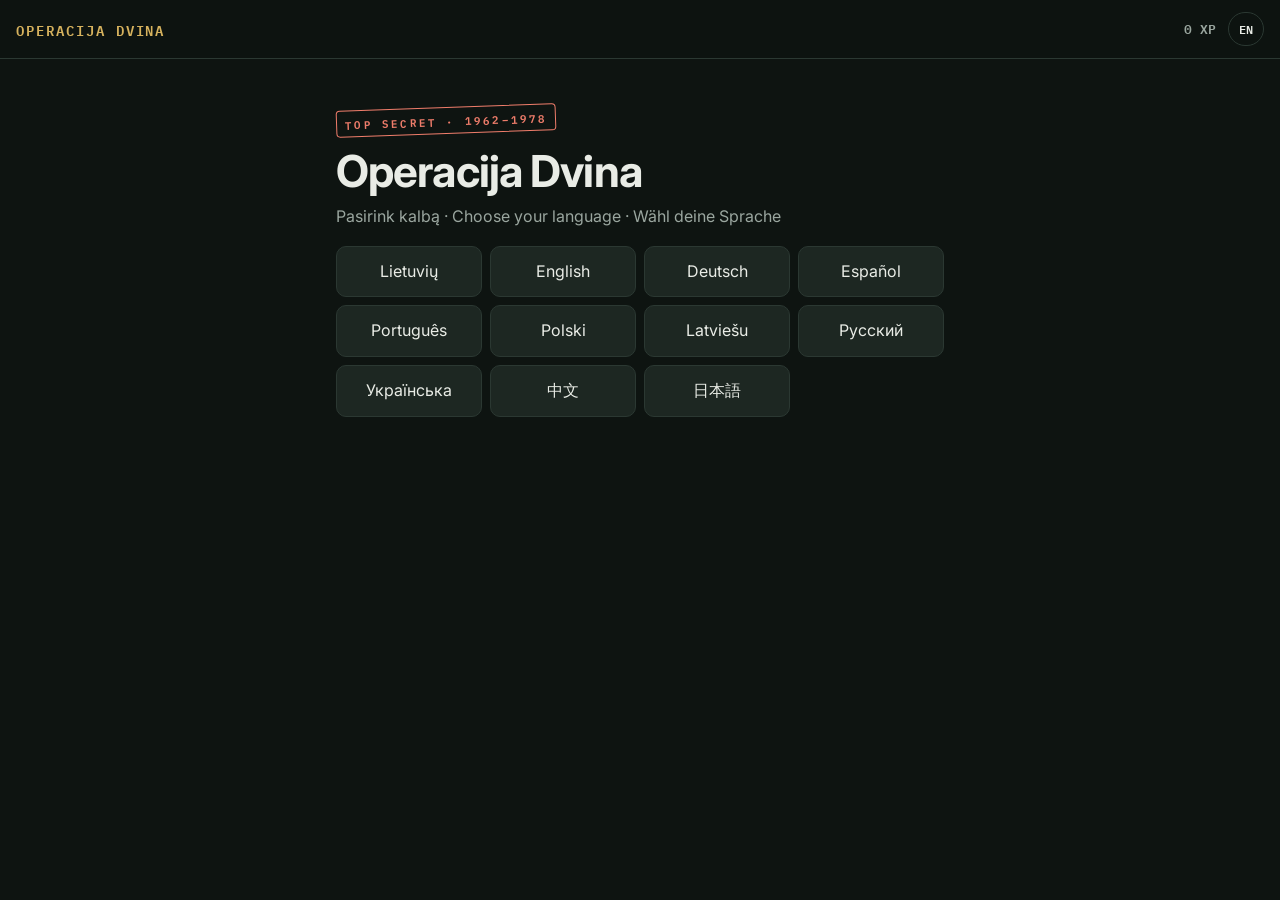
<file: app/index.html>
<!doctype html>
<html lang="en">
<head>
  <meta charset="utf-8">
  <meta name="viewport" content="width=device-width, initial-scale=1, viewport-fit=cover">
  <meta name="theme-color" content="#0e1411">
  <meta name="description" content="Operacija Dvina: a youth audio quest about Plokštinė, a Soviet nuclear missile base in Lithuania.">
  <title>Operacija Dvina</title>
  <link rel="preconnect" href="https://fonts.googleapis.com">
  <link rel="preconnect" href="https://fonts.gstatic.com" crossorigin>
  <link href="https://fonts.googleapis.com/css2?family=IBM+Plex+Mono:wght@500;600&family=Inter:wght@400;500;600;700&display=swap" rel="stylesheet">
  <link rel="stylesheet" href="styles.css">
</head>
<body>
  <header class="bar">
    <a class="brand" href="#/">OPERACIJA&nbsp;DVINA</a>
    <span class="xp" id="xp" aria-live="polite"></span>
    <a class="lang-btn" id="lang-btn" href="#/lang" aria-label="Language"></a>
  </header>
  <main id="view" tabindex="-1"></main>
  <script src="app.js"></script>
</body>
</html>
</file>
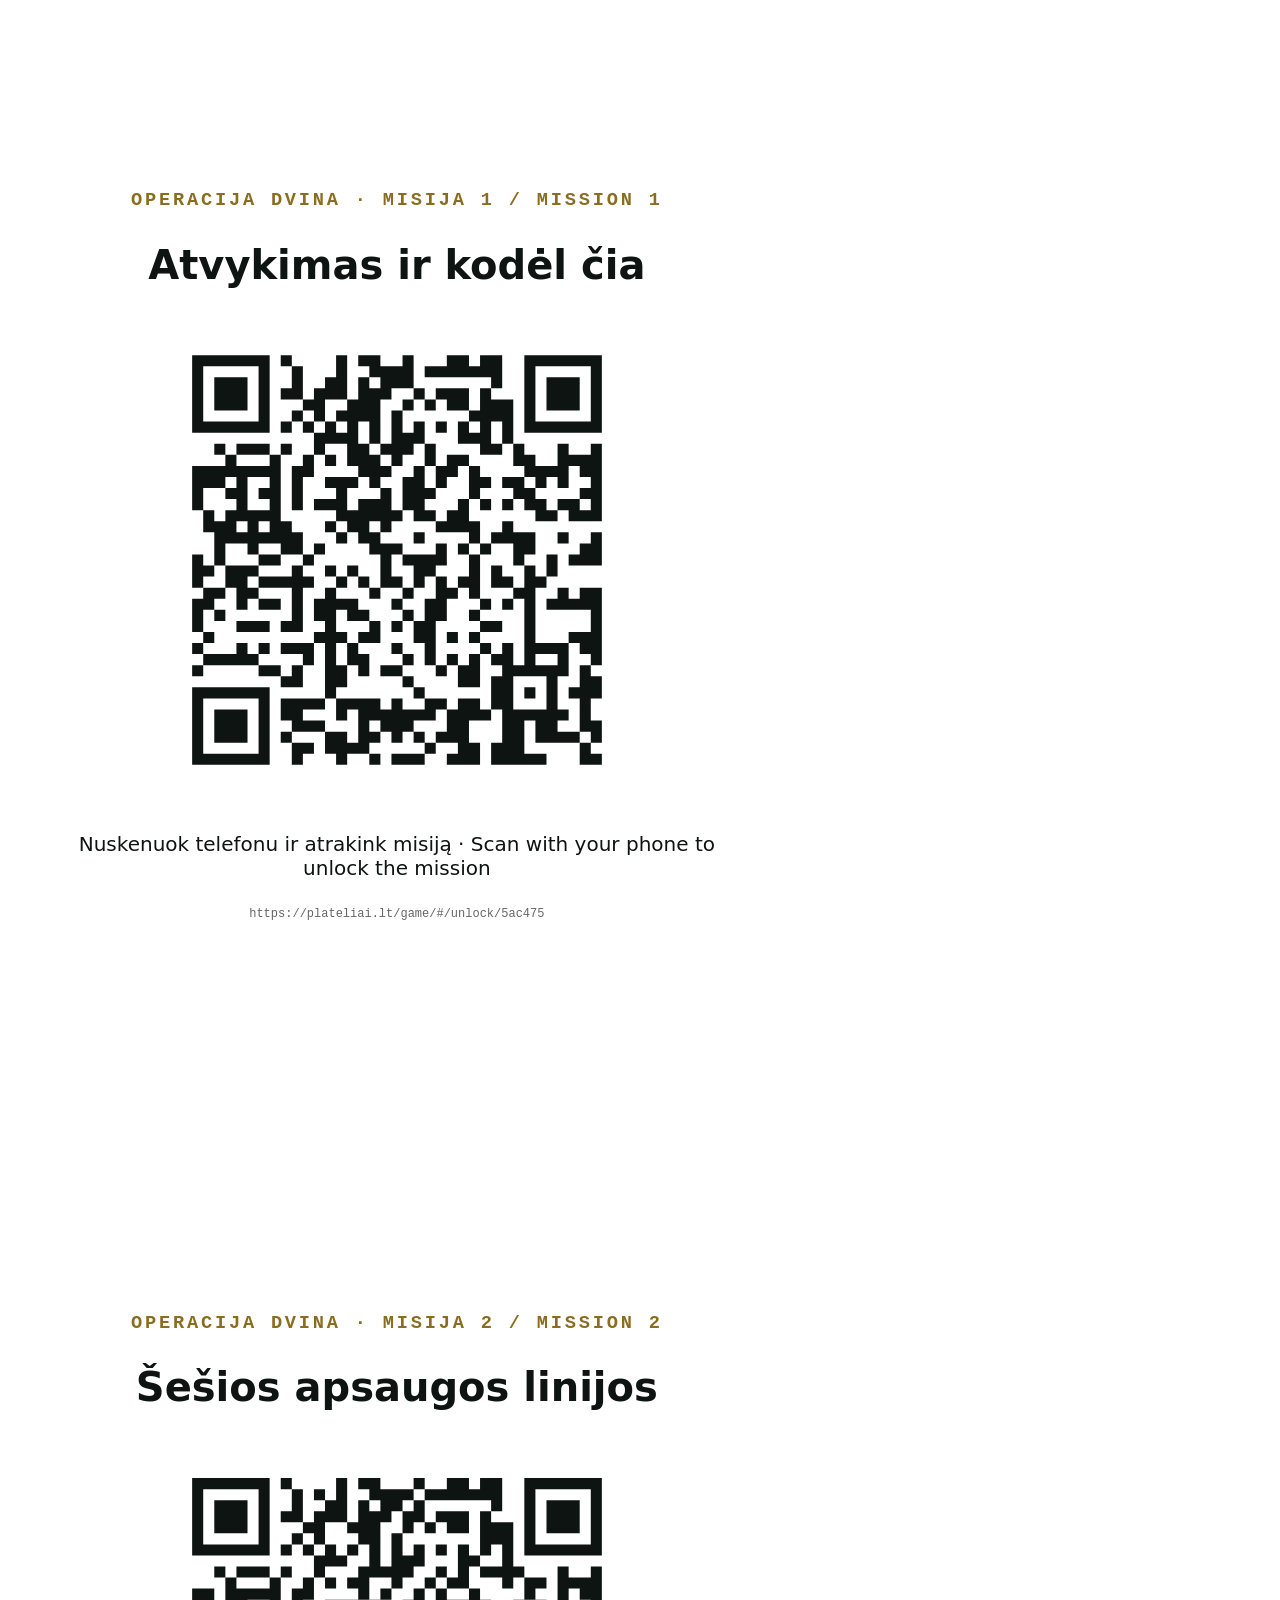
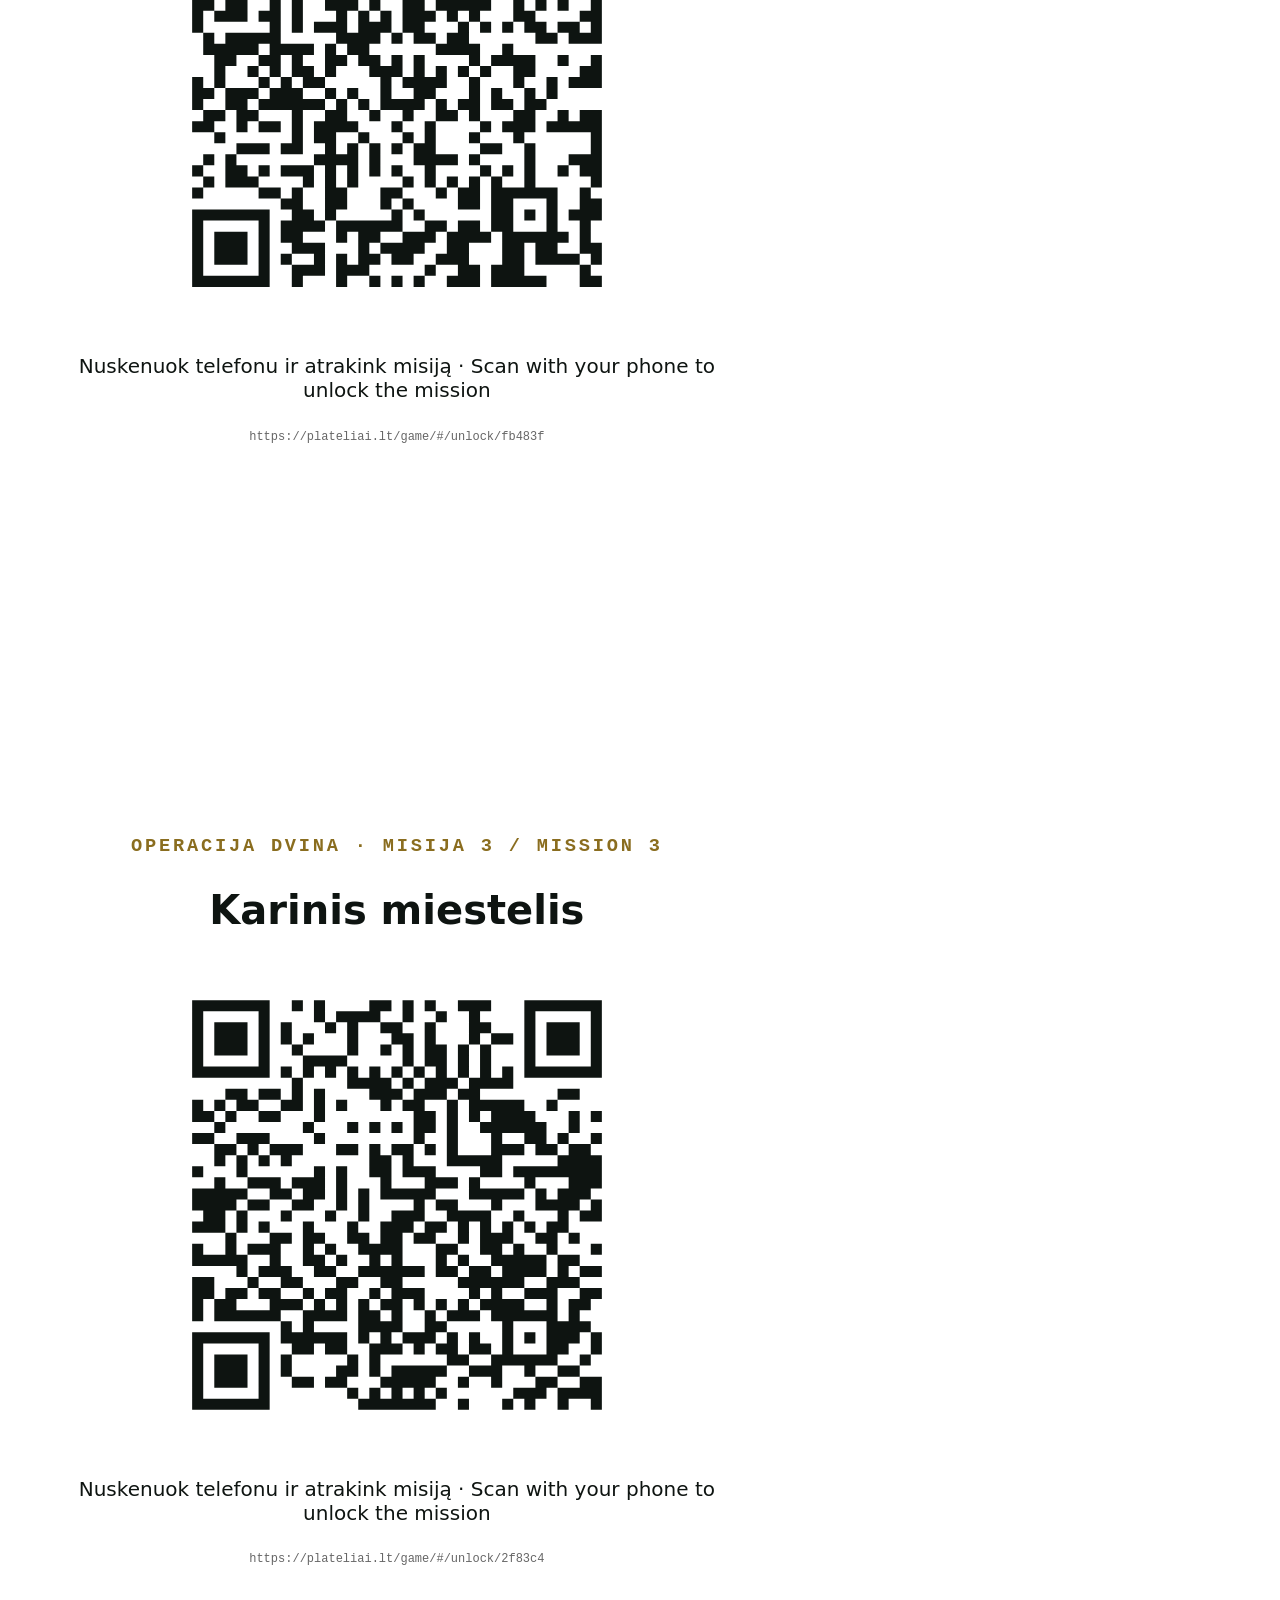
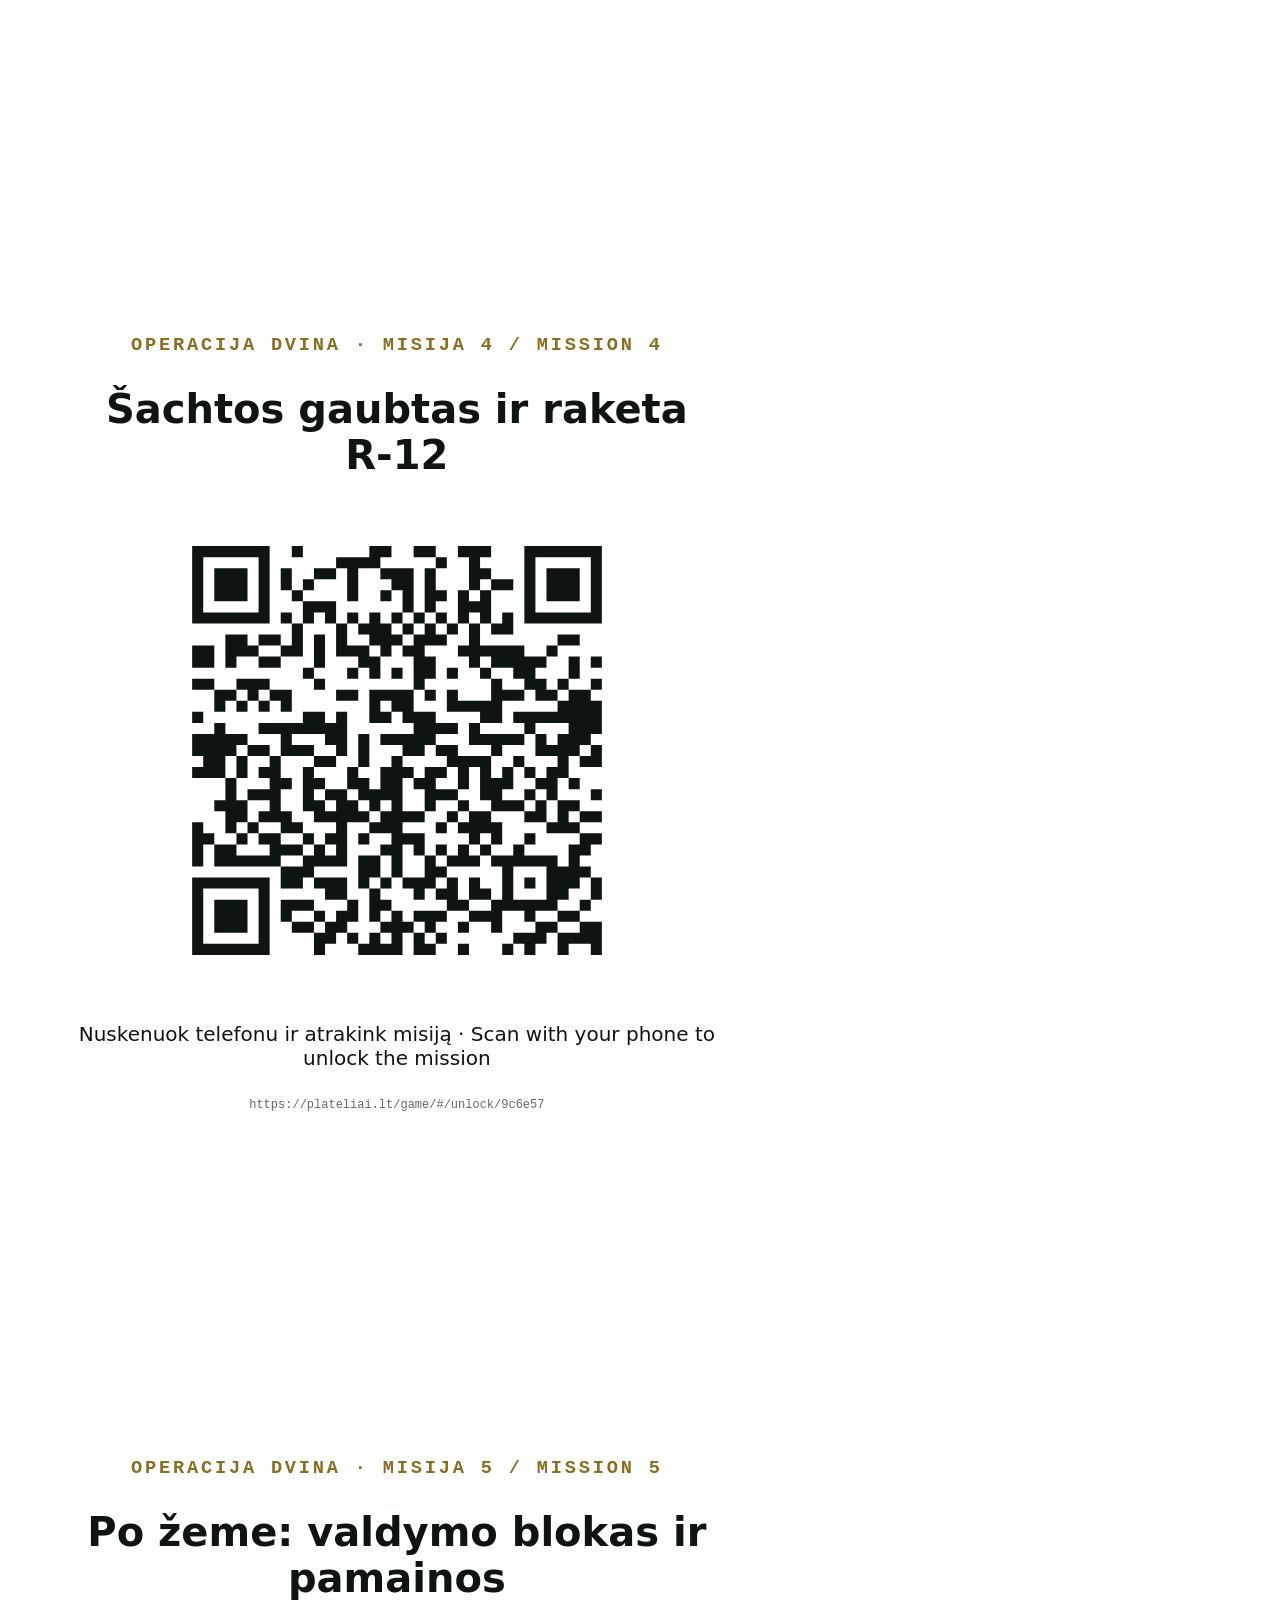
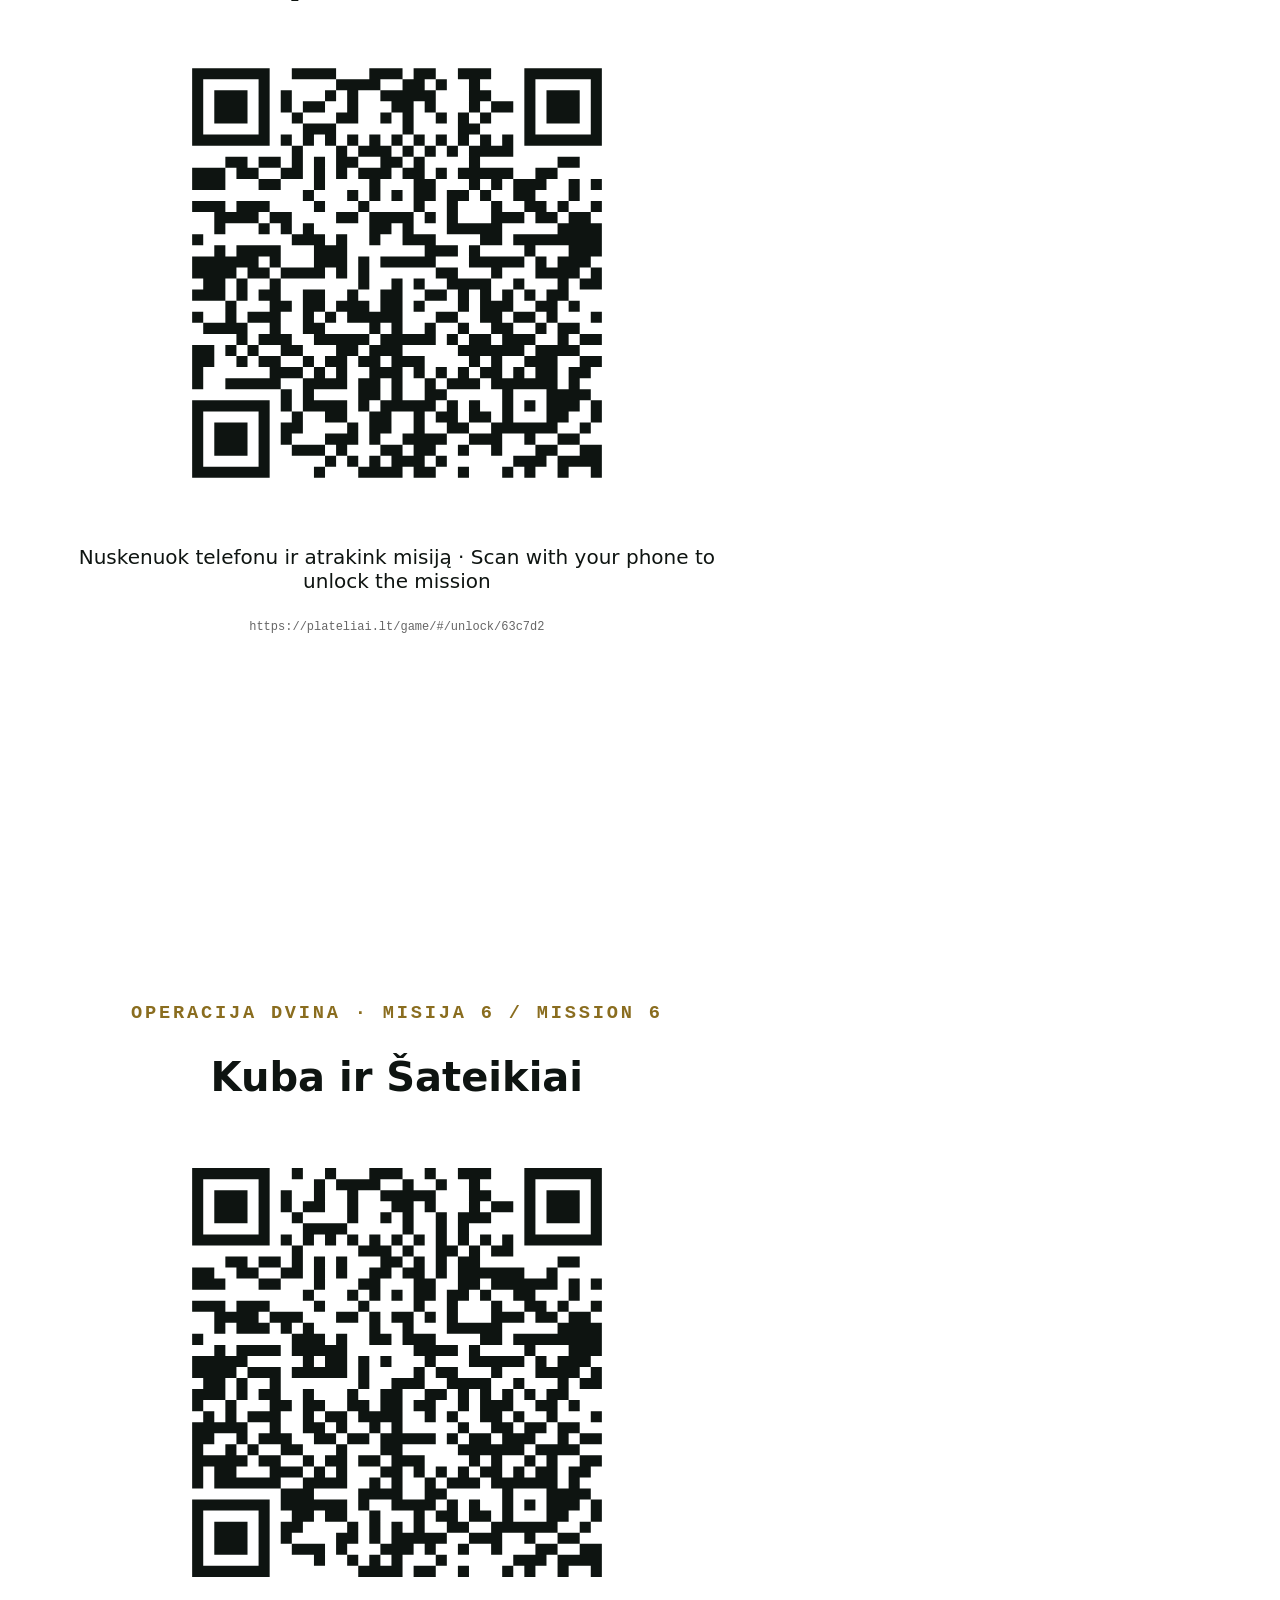
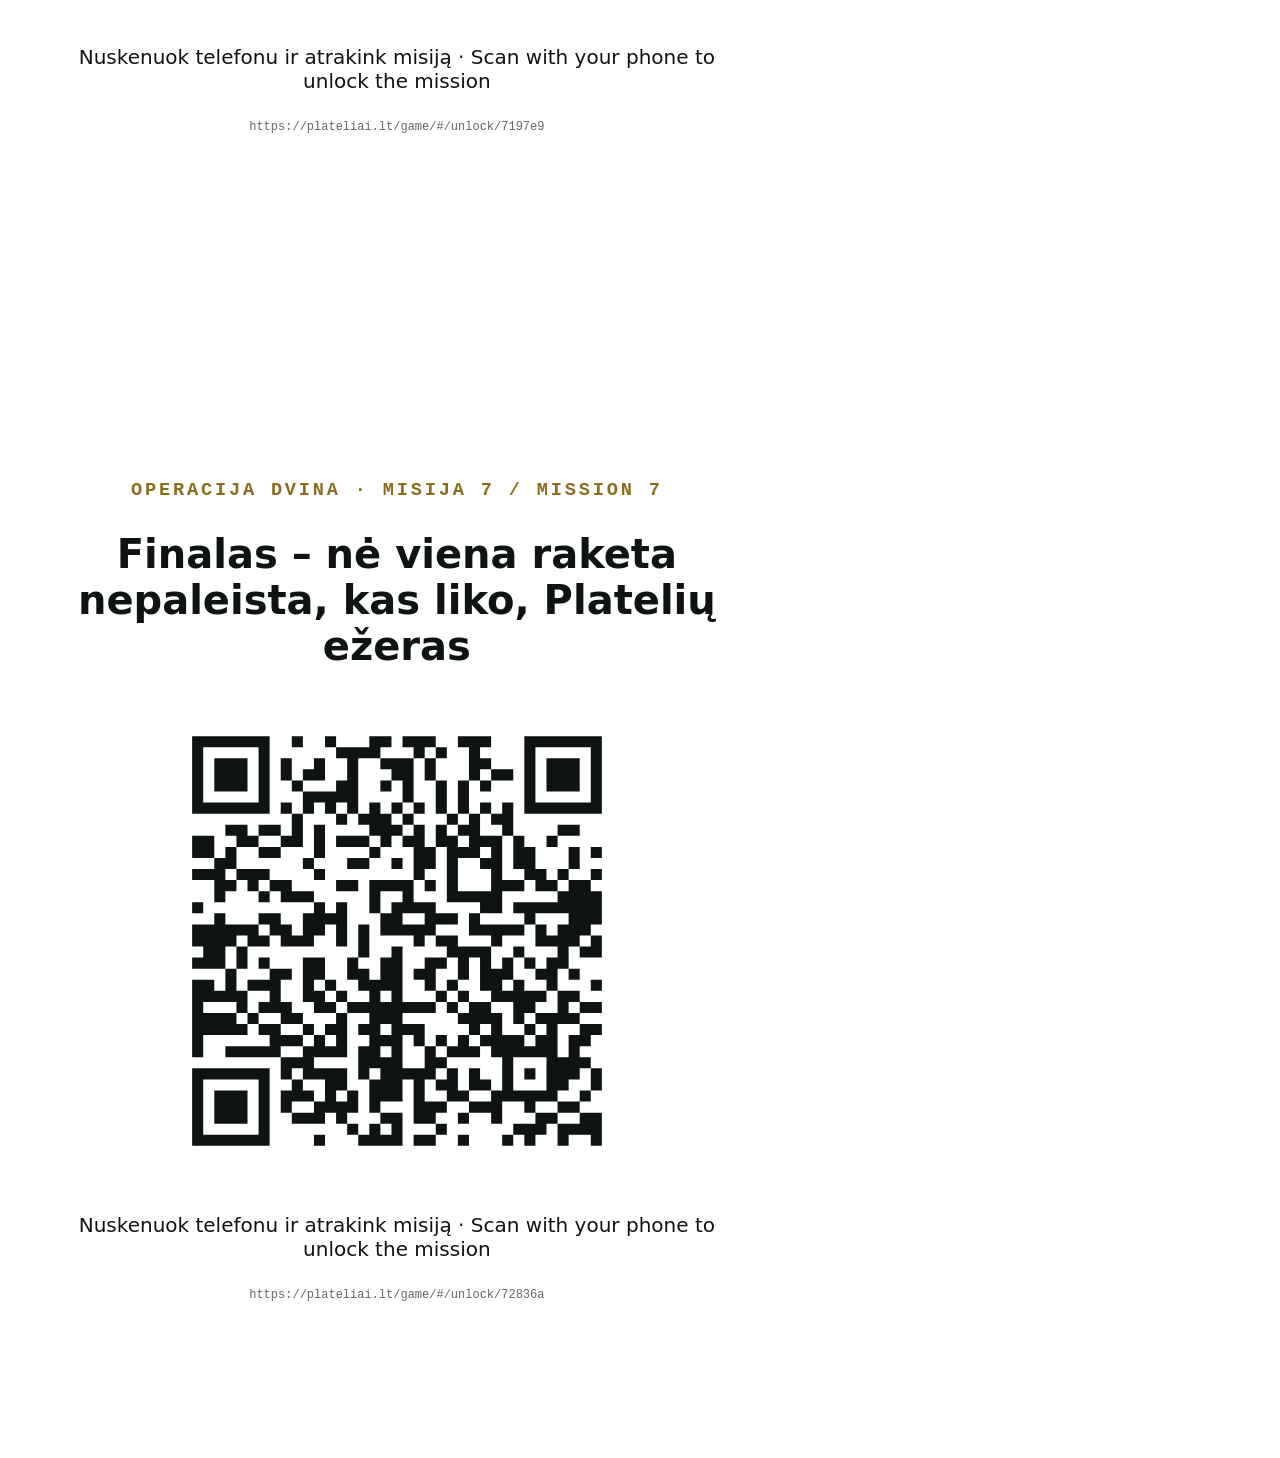
<file: docs/qr/posters.html>
<!doctype html>
<html lang="lt"><head><meta charset="utf-8"><title>Operacija Dvina: QR posters</title>
<style>
  @page { size: A4; margin: 0; }
  body { margin: 0; font-family: Inter, system-ui, sans-serif; color: #0e1411; background: #fff; }
  .poster { height: 297mm; width: 210mm; box-sizing: border-box; padding: 24mm 20mm; display: flex; flex-direction: column;
            align-items: center; justify-content: center; text-align: center; page-break-after: always; }
  .kicker { font: 600 14pt monospace; letter-spacing: .15em; color: #8a6d1f; margin: 0; }
  h1 { font-size: 30pt; margin: 8mm 0 12mm; }
  img { width: 120mm; height: 120mm; }
  .hint { font-size: 15pt; margin: 12mm 0 4mm; }
  .url { font: 9pt monospace; color: #666; }
</style></head><body>
<section class="poster">
  <p class="kicker">OPERACIJA DVINA · MISIJA 1 / MISSION 1</p>
  <h1>Atvykimas ir kodėl čia</h1>
  <img src="mission-1.svg" alt="QR: https://plateliai.lt/game/#/unlock/5ac475">
  <p class="hint">Nuskenuok telefonu ir atrakink misiją · Scan with your phone to unlock the mission</p>
  <p class="url">https://plateliai.lt/game/#/unlock/5ac475</p>
</section>
<section class="poster">
  <p class="kicker">OPERACIJA DVINA · MISIJA 2 / MISSION 2</p>
  <h1>Šešios apsaugos linijos</h1>
  <img src="mission-2.svg" alt="QR: https://plateliai.lt/game/#/unlock/fb483f">
  <p class="hint">Nuskenuok telefonu ir atrakink misiją · Scan with your phone to unlock the mission</p>
  <p class="url">https://plateliai.lt/game/#/unlock/fb483f</p>
</section>
<section class="poster">
  <p class="kicker">OPERACIJA DVINA · MISIJA 3 / MISSION 3</p>
  <h1>Karinis miestelis</h1>
  <img src="mission-3.svg" alt="QR: https://plateliai.lt/game/#/unlock/2f83c4">
  <p class="hint">Nuskenuok telefonu ir atrakink misiją · Scan with your phone to unlock the mission</p>
  <p class="url">https://plateliai.lt/game/#/unlock/2f83c4</p>
</section>
<section class="poster">
  <p class="kicker">OPERACIJA DVINA · MISIJA 4 / MISSION 4</p>
  <h1>Šachtos gaubtas ir raketa R-12</h1>
  <img src="mission-4.svg" alt="QR: https://plateliai.lt/game/#/unlock/9c6e57">
  <p class="hint">Nuskenuok telefonu ir atrakink misiją · Scan with your phone to unlock the mission</p>
  <p class="url">https://plateliai.lt/game/#/unlock/9c6e57</p>
</section>
<section class="poster">
  <p class="kicker">OPERACIJA DVINA · MISIJA 5 / MISSION 5</p>
  <h1>Po žeme: valdymo blokas ir pamainos</h1>
  <img src="mission-5.svg" alt="QR: https://plateliai.lt/game/#/unlock/63c7d2">
  <p class="hint">Nuskenuok telefonu ir atrakink misiją · Scan with your phone to unlock the mission</p>
  <p class="url">https://plateliai.lt/game/#/unlock/63c7d2</p>
</section>
<section class="poster">
  <p class="kicker">OPERACIJA DVINA · MISIJA 6 / MISSION 6</p>
  <h1>Kuba ir Šateikiai</h1>
  <img src="mission-6.svg" alt="QR: https://plateliai.lt/game/#/unlock/7197e9">
  <p class="hint">Nuskenuok telefonu ir atrakink misiją · Scan with your phone to unlock the mission</p>
  <p class="url">https://plateliai.lt/game/#/unlock/7197e9</p>
</section>
<section class="poster">
  <p class="kicker">OPERACIJA DVINA · MISIJA 7 / MISSION 7</p>
  <h1>Finalas – nė viena raketa nepaleista, kas liko, Platelių ežeras</h1>
  <img src="mission-7.svg" alt="QR: https://plateliai.lt/game/#/unlock/72836a">
  <p class="hint">Nuskenuok telefonu ir atrakink misiją · Scan with your phone to unlock the mission</p>
  <p class="url">https://plateliai.lt/game/#/unlock/72836a</p>
</section>
</body></html>
</file>
<file: app/styles.css>
:root {
  --bg: #0e1411;
  --panel: #161e1a;
  --panel-2: #1d2722;
  --line: #2b3832;
  --text: #e9ece6;
  --muted: #9aa69f;
  --accent: #d6b25e;
  --accent-ink: #1a1405;
  --good: #6fcf8e;
  --bad: #ef7d6b;
  --radius: 14px;
  --mono: "IBM Plex Mono", ui-monospace, SFMono-Regular, Menlo, monospace;
  --sans: Inter, system-ui, -apple-system, "Segoe UI", "Hiragino Sans", "PingFang SC", "Noto Sans CJK SC", sans-serif;
}

* { box-sizing: border-box; }
html, body { margin: 0; background: var(--bg); color: var(--text); }
body { font: 16px/1.6 var(--sans); -webkit-font-smoothing: antialiased; overflow-x: hidden; }
a { color: inherit; }
button { font: inherit; color: inherit; }

.bar {
  position: sticky; top: 0; z-index: 5;
  display: flex; align-items: center; gap: 12px;
  padding: 12px 16px; padding-top: max(12px, env(safe-area-inset-top));
  background: rgba(14, 20, 17, .92); backdrop-filter: blur(8px);
  border-bottom: 1px solid var(--line);
}
.brand { font: 600 14px var(--mono); letter-spacing: .14em; text-decoration: none; color: var(--accent); }
.xp { margin-left: auto; font: 600 13px var(--mono); color: var(--muted); }
.lang-btn {
  font: 600 12px var(--mono); text-transform: uppercase; text-decoration: none;
  padding: 6px 10px; border: 1px solid var(--line); border-radius: 999px;
}

main { max-width: 640px; margin: 0 auto; padding: 20px 16px 64px; outline: none; }

.hero { padding: 28px 0 8px; }
.stamp {
  display: inline-block; font: 600 11px var(--mono); letter-spacing: .2em; color: var(--bad);
  border: 1.5px solid var(--bad); padding: 3px 8px; border-radius: 4px; transform: rotate(-2deg);
}
h1 { font-size: clamp(30px, 8vw, 44px); line-height: 1.05; margin: 14px 0 10px; letter-spacing: -.02em; }
h2 { font-size: 22px; line-height: 1.25; margin: 0 0 6px; }
h3 { font: 600 12px var(--mono); letter-spacing: .14em; text-transform: uppercase; color: var(--muted); margin: 28px 0 10px; }
.lead { color: var(--muted); margin: 0 0 8px; }

.list { display: grid; gap: 10px; margin: 0; padding: 0; list-style: none; }
.card {
  display: block; text-decoration: none; background: var(--panel);
  border: 1px solid var(--line); border-radius: var(--radius); padding: 16px;
}
a.card:hover, a.card:focus-visible { border-color: var(--accent); }
.card .kicker { font: 600 11px var(--mono); letter-spacing: .14em; text-transform: uppercase; color: var(--accent); }
.card .title { font-weight: 600; font-size: 17px; margin-top: 2px; }
.card .meta { color: var(--muted); font-size: 14px; }
.card.locked { opacity: .55; }
.card.done .kicker::after { content: " ✓"; color: var(--good); }

.prose p { margin: 0 0 12px; }
.panel { background: var(--panel); border: 1px solid var(--line); border-radius: var(--radius); padding: 16px; margin-top: 14px; }

.tag {
  display: inline-block; font: 600 10px/1 var(--mono); vertical-align: 2px;
  padding: 3px 5px; margin-left: 3px; border-radius: 4px; text-decoration: none;
  background: var(--panel-2); color: var(--accent); border: 1px solid var(--line);
}
.tag.t { color: #9cc7ff; }

.btn {
  display: inline-flex; align-items: center; justify-content: center; gap: 8px;
  min-height: 44px; padding: 10px 16px; border-radius: 999px; cursor: pointer;
  background: var(--accent); color: var(--accent-ink); border: 0; font-weight: 600; text-decoration: none;
}
.btn.ghost { background: transparent; color: var(--text); border: 1px solid var(--line); }
.btn:disabled { opacity: .5; cursor: default; }
.row { display: flex; flex-wrap: wrap; gap: 10px; align-items: center; margin: 14px 0; }
.back { display: inline-block; margin-bottom: 10px; color: var(--muted); text-decoration: none; font-size: 14px; }

.options { display: grid; gap: 8px; margin-top: 10px; }
.option {
  text-align: left; padding: 12px 14px; min-height: 44px; cursor: pointer;
  background: var(--panel-2); border: 1px solid var(--line); border-radius: 10px;
}
.option.right { border-color: var(--good); background: rgba(111, 207, 142, .12); }
.option.wrong { border-color: var(--bad); background: rgba(239, 125, 107, .12); }
.option:disabled { cursor: default; }
.verdicts { grid-template-columns: 1fr 1fr; }
.verdicts .option { font: 600 12px/1.3 var(--mono); text-align: center; }

.result { margin-top: 12px; font-weight: 600; }
.result.good { color: var(--good); }
.result.bad { color: var(--bad); }
.quote { margin: 10px 0 0; padding-left: 12px; border-left: 3px solid var(--line); color: var(--muted); font-size: 14px; }
.note { color: var(--muted); font-size: 14px; }
.status { color: var(--muted); font-size: 14px; min-height: 1.4em; }

.langs { display: grid; grid-template-columns: repeat(auto-fill, minmax(140px, 1fr)); gap: 8px; }
.langs .option { text-align: center; }
.langs .option.active { border-color: var(--accent); }

.legend-card { border-color: #3a3220; background: linear-gradient(180deg, #1c1a12, var(--panel)); }
.legend-card .claim { font-size: 18px; font-weight: 600; margin: 6px 0 4px; }

.sources li { margin-bottom: 6px; font-size: 14px; color: var(--muted); }
.toggle { display: flex; gap: 10px; align-items: center; font-size: 14px; color: var(--muted); margin-top: 16px; }
.toggle input { width: 20px; height: 20px; accent-color: var(--accent); }
.nw { white-space: nowrap; }
.scanner {
  position: fixed; inset: 0; z-index: 20; display: flex; flex-direction: column; align-items: center; justify-content: center;
  gap: 14px; padding: 16px; background: rgba(0, 0, 0, .92); text-align: center;
}
.scanner video { width: min(100%, 420px); aspect-ratio: 1; object-fit: cover; border-radius: var(--radius); border: 2px solid var(--accent); }
.chips { display: flex; flex-wrap: wrap; gap: 8px; margin-top: 10px; }
.chip { padding: 8px 12px; border-radius: 999px; border: 1px solid var(--line); background: var(--panel); text-decoration: none; font-size: 14px; }
.chip:hover, .chip:focus-visible { border-color: var(--accent); }
.chip.more { color: var(--accent); }
.fig { margin: 14px 0 0; background: var(--panel); border: 1px solid var(--line); border-radius: var(--radius); overflow: hidden; }
.fig img { display: block; width: 100%; height: auto; background: #0e1411; }
.fig figcaption { padding: 10px 14px 12px; font-size: 14px; color: var(--muted); }
.chip.video { display: inline-block; margin: 6px 0 0 0; color: var(--text); font-size: 13px; }
</file>
